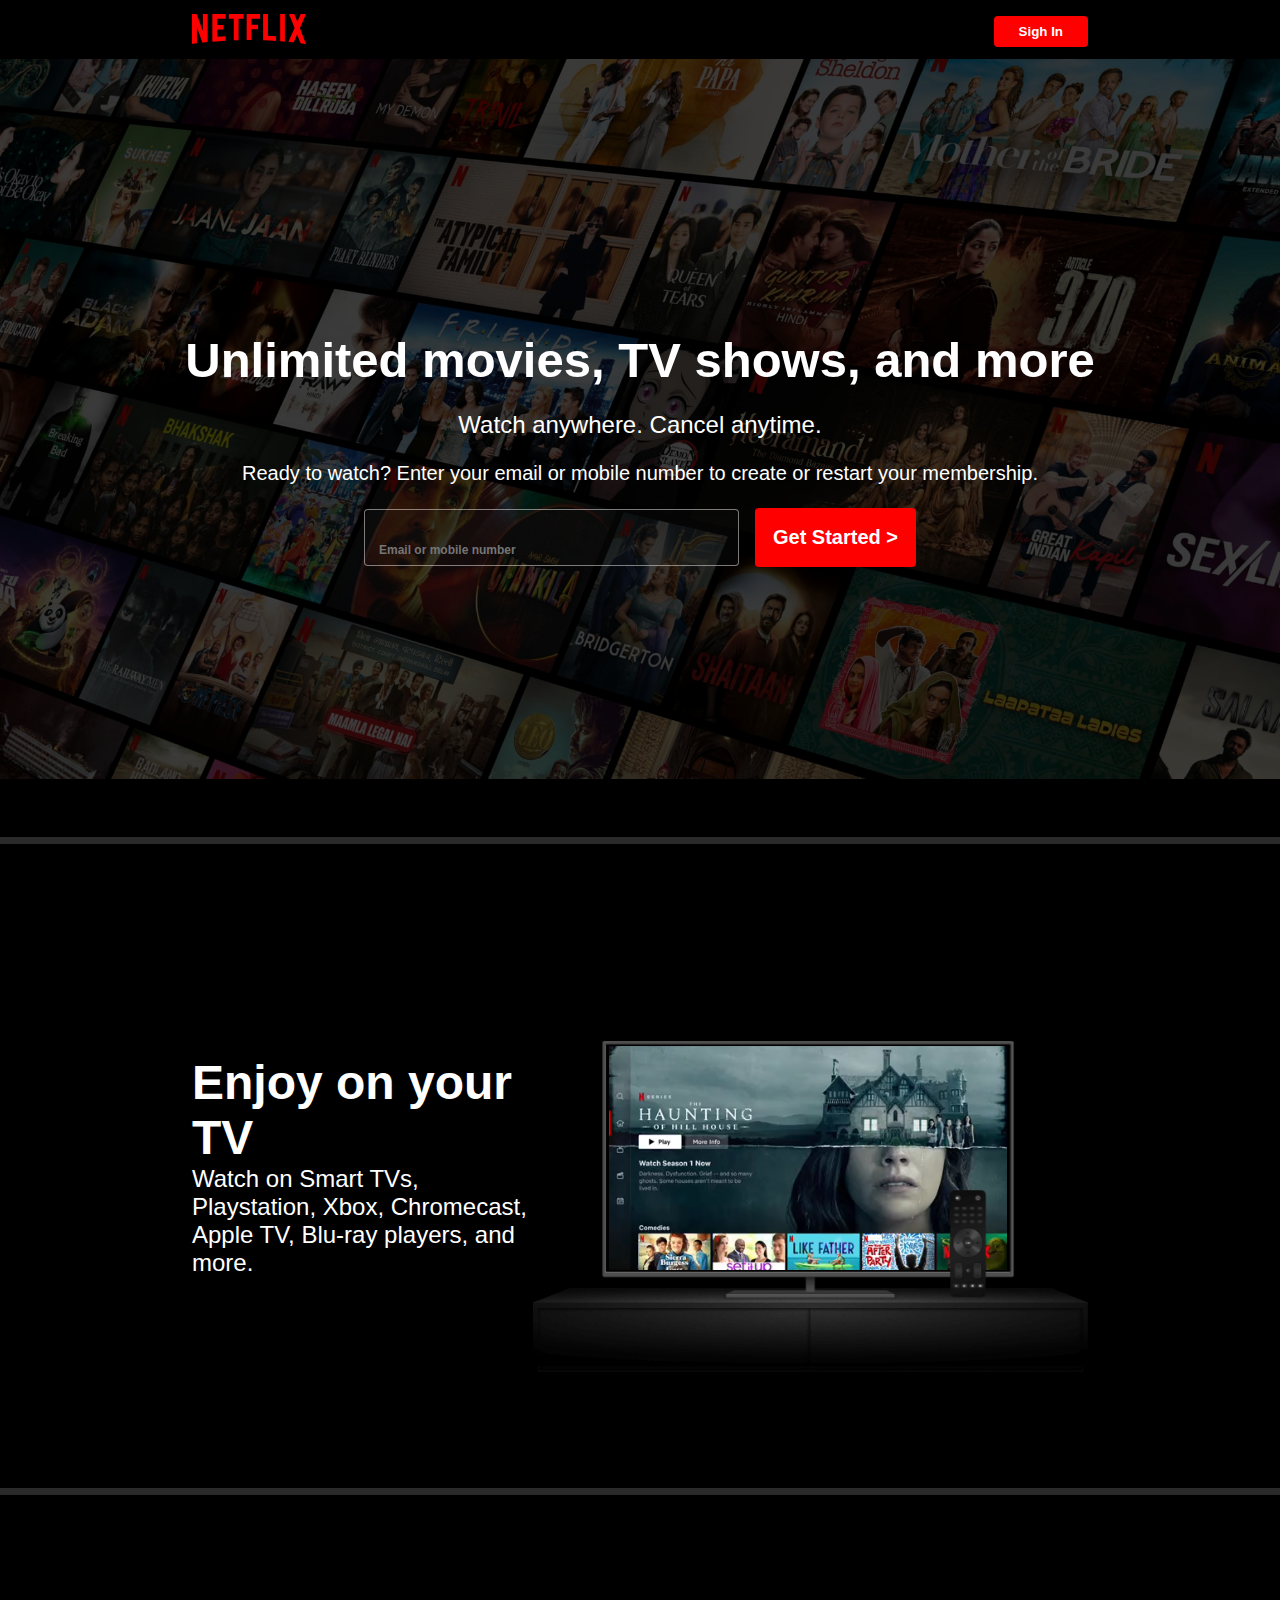
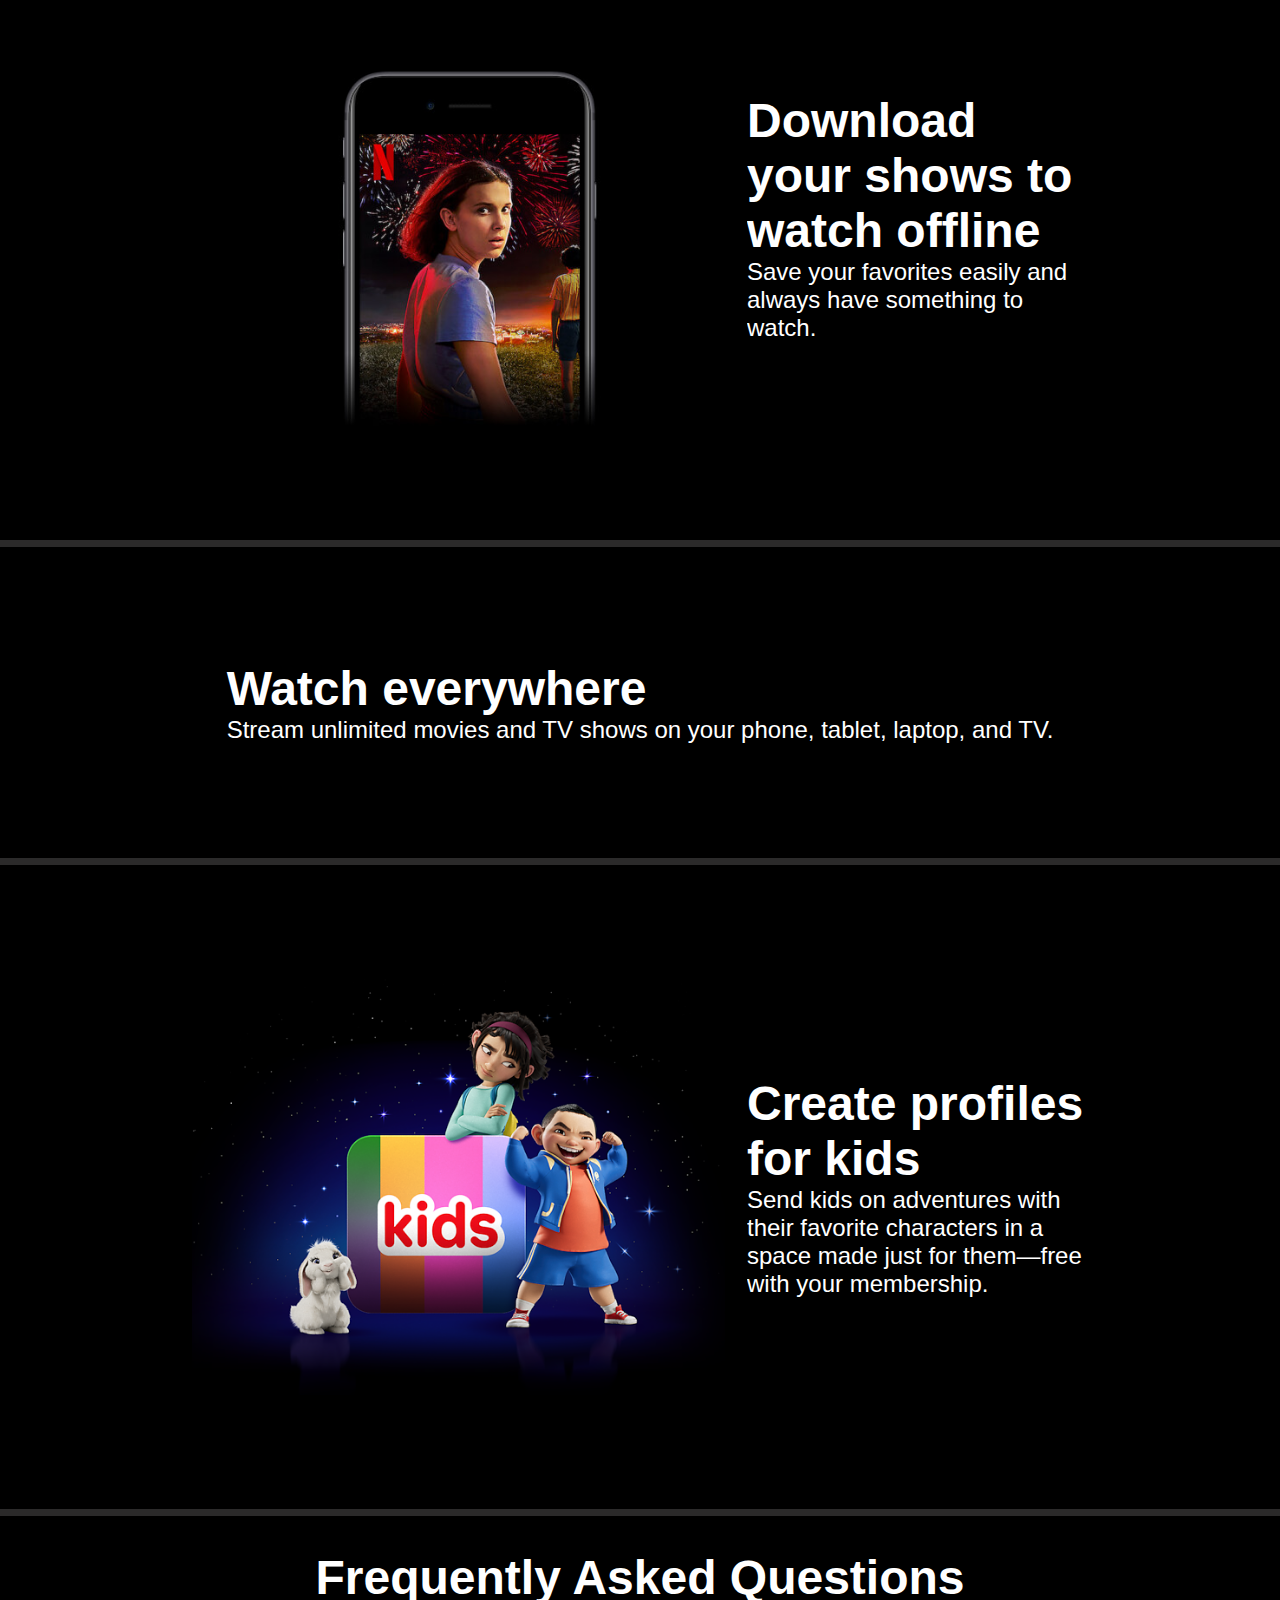
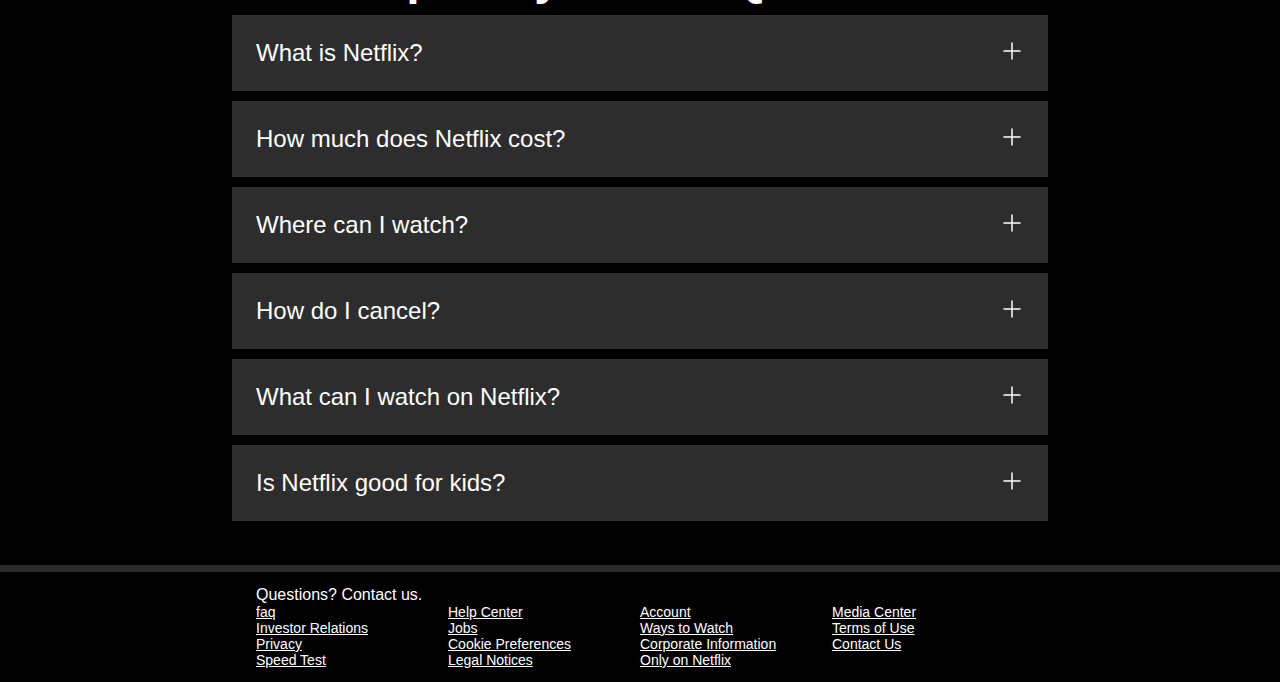
<file: Netflix clone/index.html>
<!DOCTYPE html>
<html lang="en">

<head>
    <meta charset="UTF-8">
    <meta name="viewport" content="width=device-width, initial-scale=1.0">
    <title>Netflix Nepal - Watch TV Shows Online, Watch Movies Online</title>
    <link rel="icon" type="image/icon" href="/Netflix clone/favicon.ico">
    <link rel="stylesheet" href="style.css">
</head>

<body>

    <div class="main">
        <nav>
            <span>
                <img width="53" src="assets/img/logo.svg">
            </span>
            <div>
                <!-- <button class="btn">English</button> -->
                <button class="btn btn-red-sn">Sigh In</button>
            </div>
        </nav>
        <div class="box">
        </div>
        <div class="hero">
            <span>Unlimited movies, TV shows, and more</span>
            <span>Watch anywhere. Cancel anytime.</span>
            <span> Ready to watch? Enter your email or mobile number to create or restart your membership.</span>
            <div class="hero-buttons">
                <input type="text" placeholder="Email or mobile number">
                <button class="btn btn-red">Get Started &gt;</button>
            </div>
        </div>


    </div>
    <div class="seperation"></div>
    <section class="first">
        <div>
            <span> Enjoy on your TV</span>
            <span>Watch on Smart TVs, Playstation, Xbox, Chromecast, Apple TV, Blu-ray players, and more.</span>
        </div>
        <div class="secImg">
            <img src="assets/img/tv.png">
            <video src="assets/videos/video1.m4v" autoplay loop muted></video>
        </div>
    </section>
    <div class="seperation"></div>



    <section class="first second">
        <div class="secImg">
            <img src="assets/img/mobile.jpeg">
        </div>
        <div>
            <span>Download your shows to watch offline</span>
            <span>Save your favorites easily and always have something to watch.</span>
        </div>
    </section>
    <div class="seperation"></div>


    <section class="first third">
        <div>
            <span> Watch everywhere</span>
            <span>Stream unlimited movies and TV shows on your phone, tablet, laptop, and TV.</span>
        </div>
        <div class="secImg">
            <!-- <img src="assets/img/tv.png">
            <video src="assets/videos/video1.m4v" autoplay loop muted></video> -->
        </div>
    </section>
    <div class="seperation"></div>


    <section class="first fourth">
        <div class="secImg">
            <img src="assets/img/kid.png">
        </div>
        <div>
            <span>Create profiles for kids</span>
            <span>Send kids on adventures with their favorite characters in a space made just for them—free with your
                membership.</span>
        </div>
    </section>
    <div class="seperation"></div>

    <section class="faq">
        <h2>Frequently Asked Questions</h2>
        <div class="faqbox">
            <span>What is Netflix?</span>
            <svg xmlns="http://www.w3.org/2000/svg" viewBox="0 0 24 24" width="24" height="24" color="#000000"
                fill="white">
                <path d="M12 4V20" stroke="white" stroke-width="1.5" stroke-linecap="round" stroke-linejoin="round" />
                <path d="M4 12H20" stroke="white" stroke-width="1.5" stroke-linecap="round" stroke-linejoin="round" />
            </svg>
        </div>
        <div class="faqbox">
            <span>How much does Netflix cost?</span>
            <svg xmlns="http://www.w3.org/2000/svg" viewBox="0 0 24 24" width="24" height="24" color="#000000"
                fill="white">
                <path d="M12 4V20" stroke="white" stroke-width="1.5" stroke-linecap="round" stroke-linejoin="round" />
                <path d="M4 12H20" stroke="white" stroke-width="1.5" stroke-linecap="round" stroke-linejoin="round" />
            </svg>
        </div>
        <div class="faqbox">
            <span>Where can I watch?</span>
            <svg xmlns="http://www.w3.org/2000/svg" viewBox="0 0 24 24" width="24" height="24" color="#000000"
                fill="white">
                <path d="M12 4V20" stroke="white" stroke-width="1.5" stroke-linecap="round" stroke-linejoin="round" />
                <path d="M4 12H20" stroke="white" stroke-width="1.5" stroke-linecap="round" stroke-linejoin="round" />
            </svg>
        </div>
        <div class="faqbox">
            <span>How do I cancel?</span>
            <svg xmlns="http://www.w3.org/2000/svg" viewBox="0 0 24 24" width="24" height="24" color="#000000"
                fill="white">
                <path d="M12 4V20" stroke="white" stroke-width="1.5" stroke-linecap="round" stroke-linejoin="round" />
                <path d="M4 12H20" stroke="white" stroke-width="1.5" stroke-linecap="round" stroke-linejoin="round" />
            </svg>
        </div>
        <div class="faqbox">
            <span>What can I watch on Netflix?</span>
            <svg xmlns="http://www.w3.org/2000/svg" viewBox="0 0 24 24" width="24" height="24" color="#000000"
                fill="white">
                <path d="M12 4V20" stroke="white" stroke-width="1.5" stroke-linecap="round" stroke-linejoin="round" />
                <path d="M4 12H20" stroke="white" stroke-width="1.5" stroke-linecap="round" stroke-linejoin="round" />
            </svg>
        </div>
        <div class="faqbox">
            <span>Is Netflix good for kids?</span>
            <svg xmlns="http://www.w3.org/2000/svg" viewBox="0 0 24 24" width="24" height="24" color="#000000"
                fill="white">
                <path d="M12 4V20" stroke="white" stroke-width="1.5" stroke-linecap="round" stroke-linejoin="round" />
                <path d="M4 12H20" stroke="white" stroke-width="1.5" stroke-linecap="round" stroke-linejoin="round" />
            </svg>
        </div>
    </section>
    <div class="seperation"></div>

    <footer>
        <div class="questions">
            Questions? Contact us.
        </div>
        <div class="footer">
        <div class="fopter-item">
            <a href="faq">faq</a>
            <a href="faq">Investor Relations</a>
            <a href="faq">Privacy</a>
            <a href="faq">Speed Test</a>
        </div>
        <div class="fopter-item">
            <a href="faq"> Help Center</a>
            <a href="faq">Jobs</a>
            <a href="faq">Cookie Preferences</a>
            <a href="faq">Legal Notices</a>
        </div>
        <div class="fopter-item">
            <a href="faq">Account</a>
            <a href="faq">Ways to Watch</a>
            <a href="faq">Corporate Information</a>
            <a href="faq">Only on Netflix</a>
        </div>
        <div class="fopter-item">
            <a href="faq">Media Center</a>
            <a href="faq">Terms of Use</a>
            <a href="faq">Contact Us</a>
            <a href="faq"></a>
        </div>
</div>
    </footer>
</body>

</html>
</file>
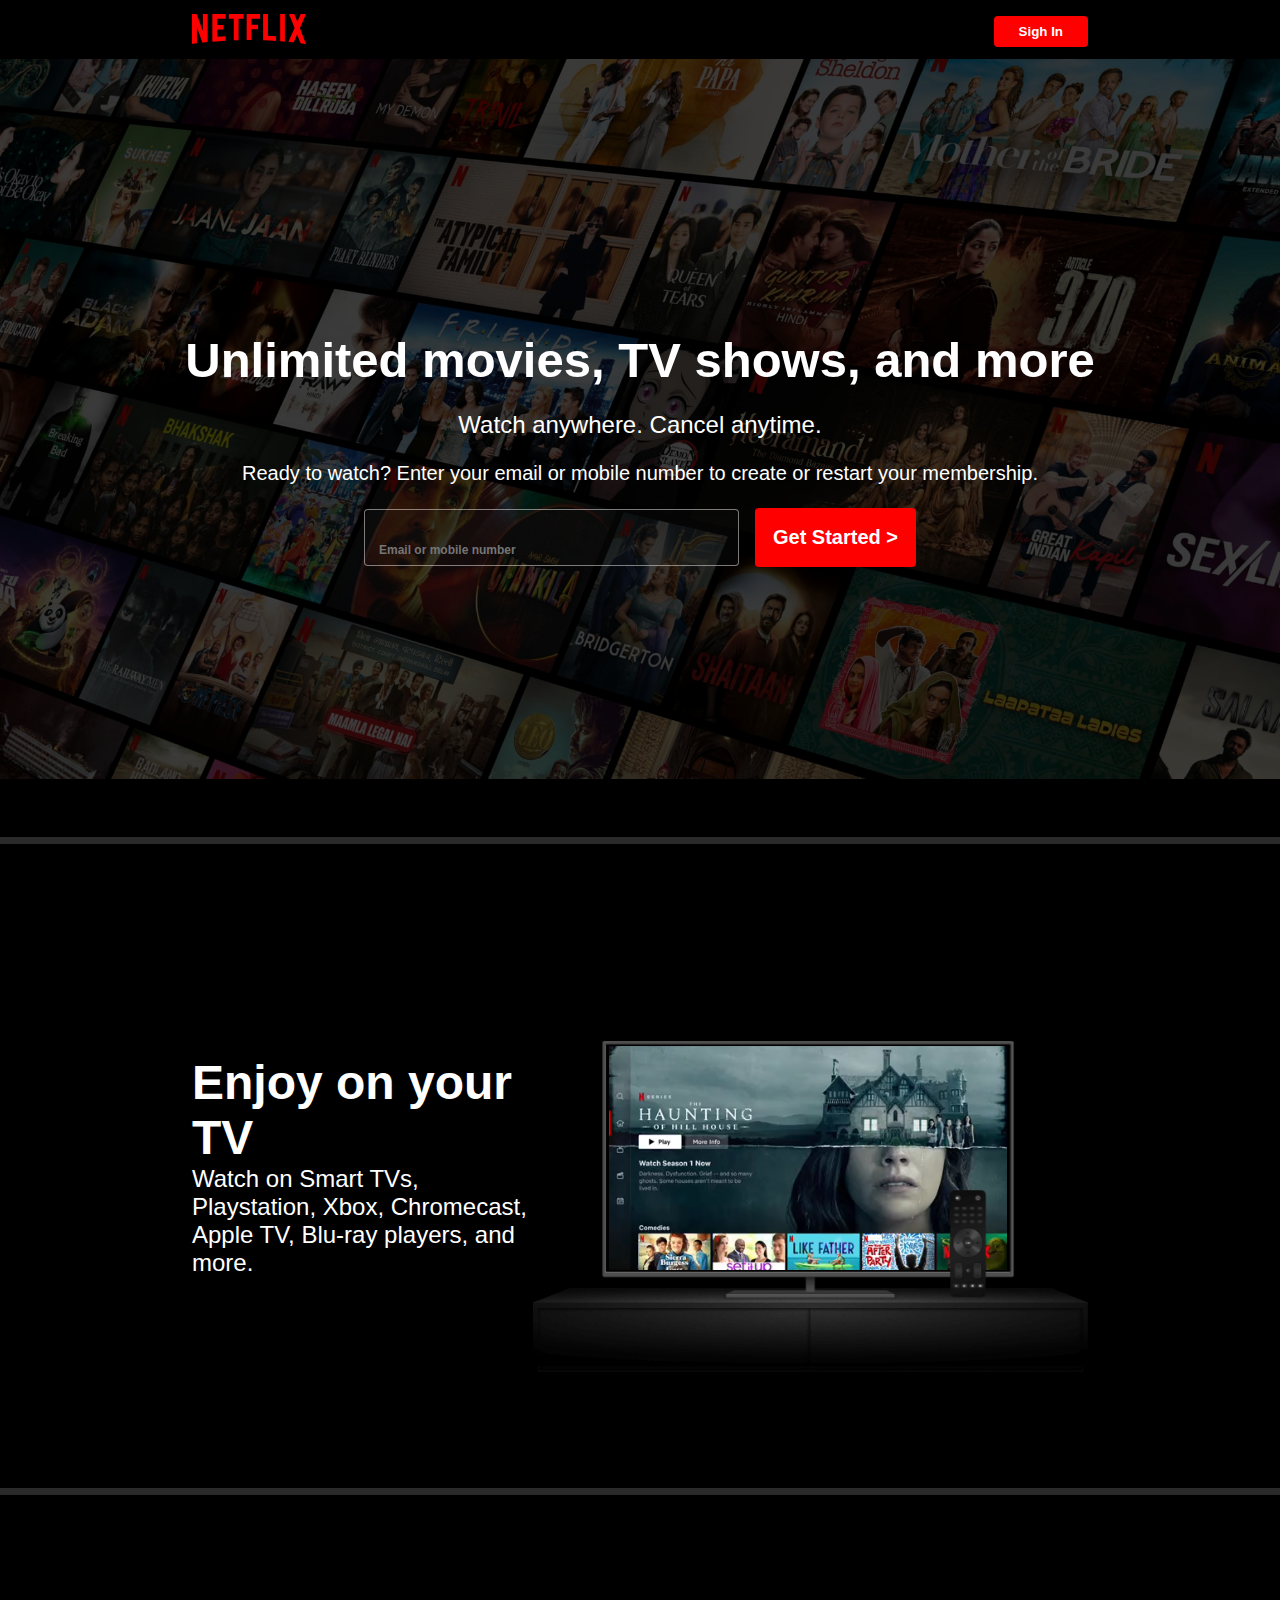
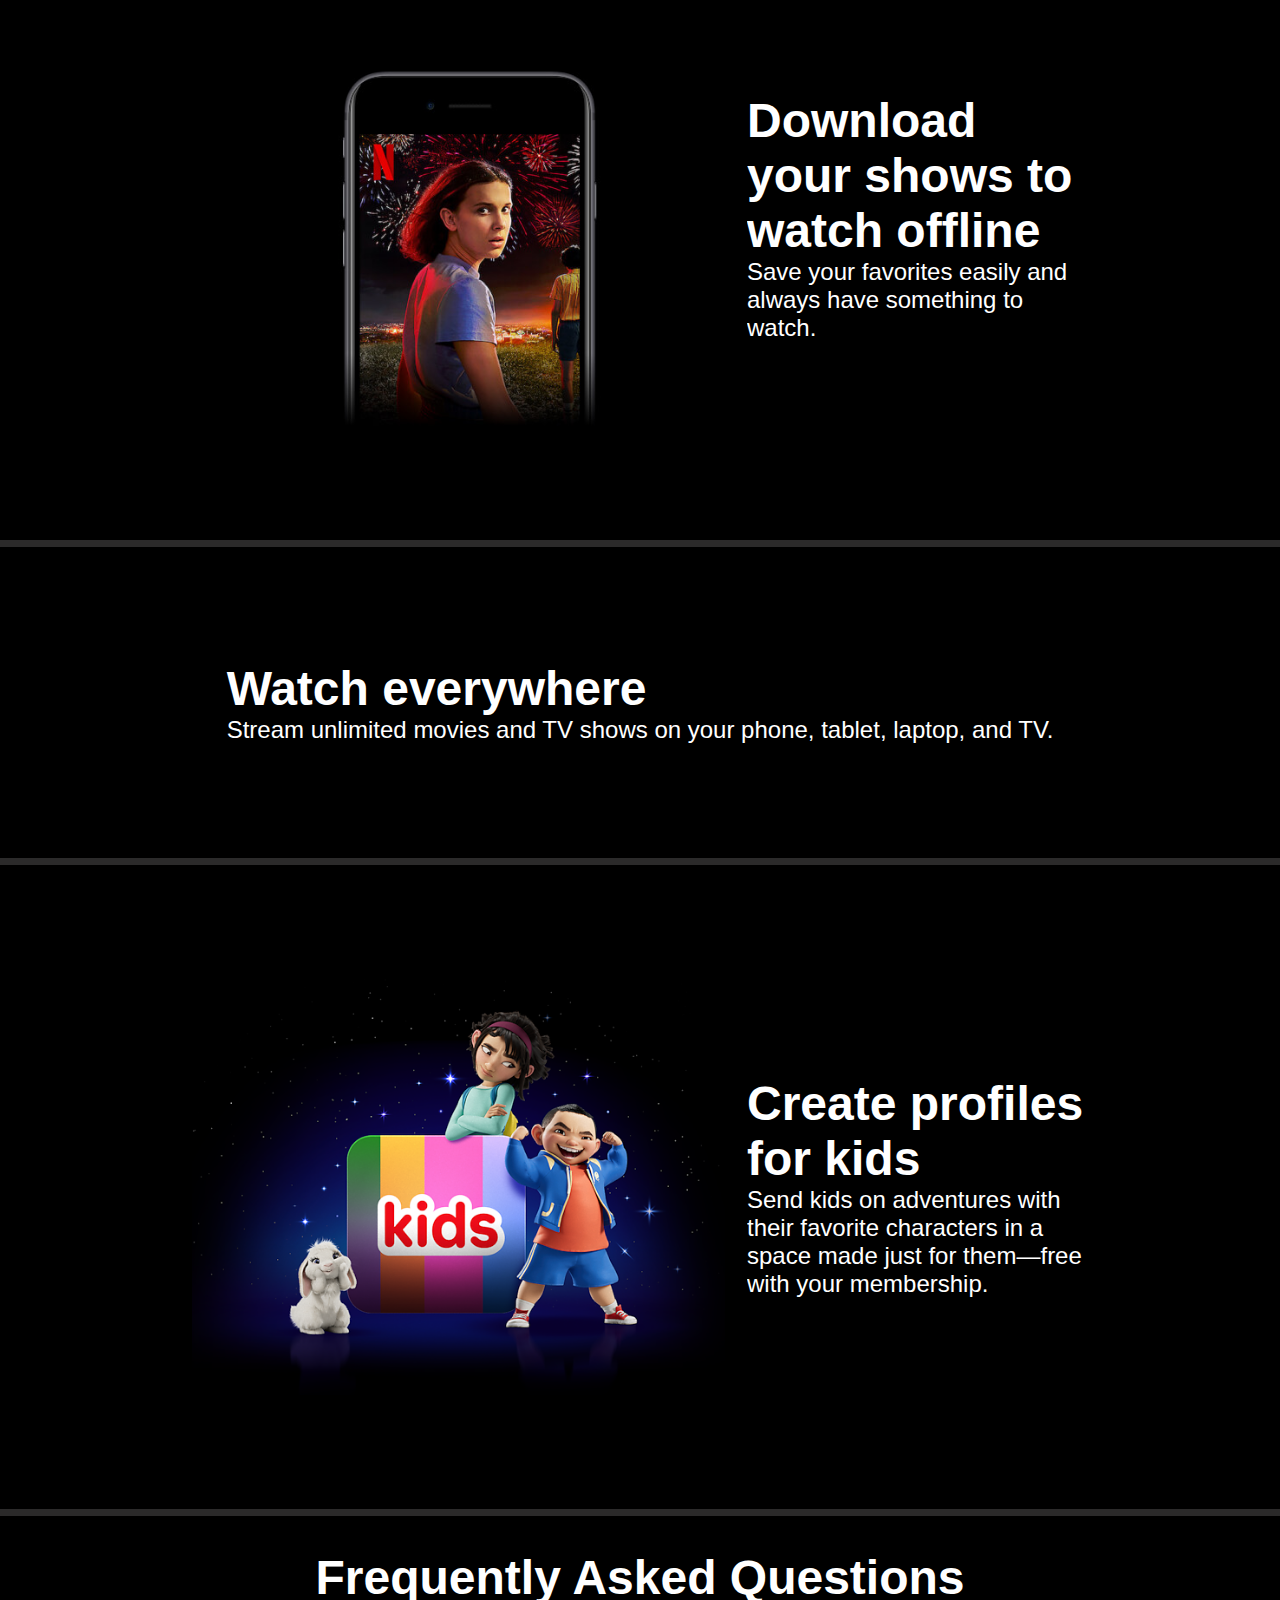
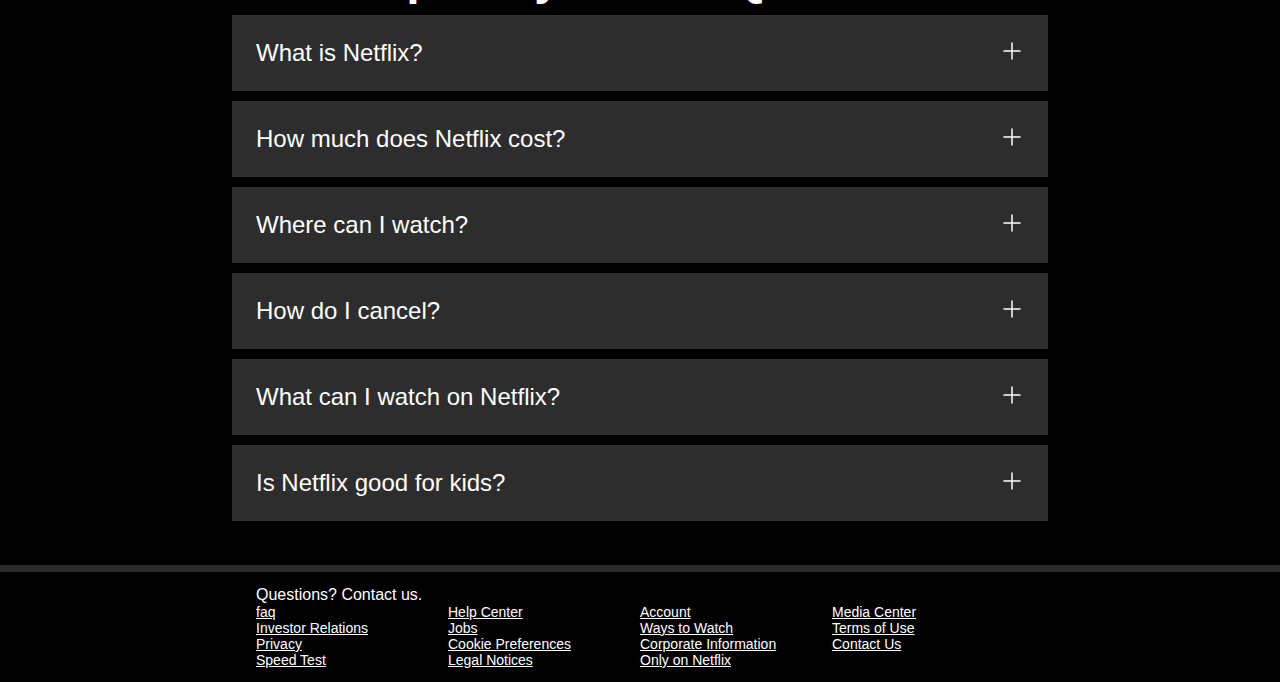
<file: Netflix clone/netflix.html>
<!DOCTYPE html>
<html lang="en">

<head>
    <meta charset="UTF-8">
    <meta name="viewport" content="width=device-width, initial-scale=1.0">
    <title>Netflix Nepal - Watch TV Shows Online, Watch Movies Online</title>
    <link rel="icon" type="image/icon" href="/Netflix clone/favicon.ico">
    <link rel="stylesheet" href="style.css">
</head>

<body>

    <div class="main">
        <nav>
            <span>
                <img width="53" src="assets/img/logo.svg">
            </span>
            <div>
                <!-- <button class="btn">English</button> -->
                <button class="btn btn-red-sn">Sigh In</button>
            </div>
        </nav>
        <div class="box">
        </div>
        <div class="hero">
            <span>Unlimited movies, TV shows, and more</span>
            <span>Watch anywhere. Cancel anytime.</span>
            <span> Ready to watch? Enter your email or mobile number to create or restart your membership.</span>
            <div class="hero-buttons">
                <input type="text" placeholder="Email or mobile number">
                <button class="btn btn-red">Get Started &gt;</button>
            </div>
        </div>


    </div>
    <div class="seperation"></div>
    <section class="first">
        <div>
            <span> Enjoy on your TV</span>
            <span>Watch on Smart TVs, Playstation, Xbox, Chromecast, Apple TV, Blu-ray players, and more.</span>
        </div>
        <div class="secImg">
            <img src="assets/img/tv.png">
            <video src="assets/videos/video1.m4v" autoplay loop muted></video>
        </div>
    </section>
    <div class="seperation"></div>



    <section class="first second">
        <div class="secImg">
            <img src="assets/img/mobile.jpeg">
        </div>
        <div>
            <span>Download your shows to watch offline</span>
            <span>Save your favorites easily and always have something to watch.</span>
        </div>
    </section>
    <div class="seperation"></div>


    <section class="first third">
        <div>
            <span> Watch everywhere</span>
            <span>Stream unlimited movies and TV shows on your phone, tablet, laptop, and TV.</span>
        </div>
        <div class="secImg">
            <!-- <img src="assets/img/tv.png">
            <video src="assets/videos/video1.m4v" autoplay loop muted></video> -->
        </div>
    </section>
    <div class="seperation"></div>


    <section class="first fourth">
        <div class="secImg">
            <img src="assets/img/kid.png">
        </div>
        <div>
            <span>Create profiles for kids</span>
            <span>Send kids on adventures with their favorite characters in a space made just for them—free with your
                membership.</span>
        </div>
    </section>
    <div class="seperation"></div>

    <section class="faq">
        <h2>Frequently Asked Questions</h2>
        <div class="faqbox">
            <span>What is Netflix?</span>
            <svg xmlns="http://www.w3.org/2000/svg" viewBox="0 0 24 24" width="24" height="24" color="#000000"
                fill="white">
                <path d="M12 4V20" stroke="white" stroke-width="1.5" stroke-linecap="round" stroke-linejoin="round" />
                <path d="M4 12H20" stroke="white" stroke-width="1.5" stroke-linecap="round" stroke-linejoin="round" />
            </svg>
        </div>
        <div class="faqbox">
            <span>How much does Netflix cost?</span>
            <svg xmlns="http://www.w3.org/2000/svg" viewBox="0 0 24 24" width="24" height="24" color="#000000"
                fill="white">
                <path d="M12 4V20" stroke="white" stroke-width="1.5" stroke-linecap="round" stroke-linejoin="round" />
                <path d="M4 12H20" stroke="white" stroke-width="1.5" stroke-linecap="round" stroke-linejoin="round" />
            </svg>
        </div>
        <div class="faqbox">
            <span>Where can I watch?</span>
            <svg xmlns="http://www.w3.org/2000/svg" viewBox="0 0 24 24" width="24" height="24" color="#000000"
                fill="white">
                <path d="M12 4V20" stroke="white" stroke-width="1.5" stroke-linecap="round" stroke-linejoin="round" />
                <path d="M4 12H20" stroke="white" stroke-width="1.5" stroke-linecap="round" stroke-linejoin="round" />
            </svg>
        </div>
        <div class="faqbox">
            <span>How do I cancel?</span>
            <svg xmlns="http://www.w3.org/2000/svg" viewBox="0 0 24 24" width="24" height="24" color="#000000"
                fill="white">
                <path d="M12 4V20" stroke="white" stroke-width="1.5" stroke-linecap="round" stroke-linejoin="round" />
                <path d="M4 12H20" stroke="white" stroke-width="1.5" stroke-linecap="round" stroke-linejoin="round" />
            </svg>
        </div>
        <div class="faqbox">
            <span>What can I watch on Netflix?</span>
            <svg xmlns="http://www.w3.org/2000/svg" viewBox="0 0 24 24" width="24" height="24" color="#000000"
                fill="white">
                <path d="M12 4V20" stroke="white" stroke-width="1.5" stroke-linecap="round" stroke-linejoin="round" />
                <path d="M4 12H20" stroke="white" stroke-width="1.5" stroke-linecap="round" stroke-linejoin="round" />
            </svg>
        </div>
        <div class="faqbox">
            <span>Is Netflix good for kids?</span>
            <svg xmlns="http://www.w3.org/2000/svg" viewBox="0 0 24 24" width="24" height="24" color="#000000"
                fill="white">
                <path d="M12 4V20" stroke="white" stroke-width="1.5" stroke-linecap="round" stroke-linejoin="round" />
                <path d="M4 12H20" stroke="white" stroke-width="1.5" stroke-linecap="round" stroke-linejoin="round" />
            </svg>
        </div>
    </section>
    <div class="seperation"></div>

    <footer>
        <div class="questions">
            Questions? Contact us.
        </div>
        <div class="footer">
        <div class="fopter-item">
            <a href="faq">faq</a>
            <a href="faq">Investor Relations</a>
            <a href="faq">Privacy</a>
            <a href="faq">Speed Test</a>
        </div>
        <div class="fopter-item">
            <a href="faq"> Help Center</a>
            <a href="faq">Jobs</a>
            <a href="faq">Cookie Preferences</a>
            <a href="faq">Legal Notices</a>
        </div>
        <div class="fopter-item">
            <a href="faq">Account</a>
            <a href="faq">Ways to Watch</a>
            <a href="faq">Corporate Information</a>
            <a href="faq">Only on Netflix</a>
        </div>
        <div class="fopter-item">
            <a href="faq">Media Center</a>
            <a href="faq">Terms of Use</a>
            <a href="faq">Contact Us</a>
            <a href="faq"></a>
        </div>
</div>
    </footer>
</body>

</html>
</file>
<file: Netflix clone/style.css>
@import url('https://fonts.googleapis.com/css2?family=Martel+Sans:wght@600&display=swap');

* {
    padding: 0;
    margin: 0;
    font-family: "Poppins", sans-serif;
}

body {
    background-color: black;
}

.main {
    background-image: url("assets/img/bg.jpg");
    background-position: center center;
    background-repeat: no-repeat;
    background-size: max(1200px, 100vw);
    height: 93vh;
    position: relative;
}

.main .box {
    height: 93vh;
    width: 100%;
    opacity: 0.69;
    position: absolute;
    top: 0;
    background-color: black;
}

nav {
    max-width: 70vw;
    margin: auto;
    display: flex;
    align-items: center;
    justify-content: space-between;
    height: 62px;
}

nav img {
    color: red;
    width: 114px;
    position: relative;
    z-index: 10;
}

nav button {
    position: relative;
    z-index: 10;
    border: none;

}

.hero {
    height: calc(100% - 62px);
    display: flex;
    align-items: center;
    justify-content: center;
    flex-direction: column;
    color: white;
    position: relative;
    font-family: "Martel Sans", sans-serif, Poppins;
    gap: 23px;
    padding: 0 30px;
}

.hero> :nth-child(1) {
    font-weight: 900;
    font-size: 49px;
    text-align: center;
}

.hero> :nth-child(2) {
    font-weight: 400;
    font-size: 24px;
    text-align: center;
}

.hero> :nth-child(3) {
    font-weight: 400;
    font-size: 20px;
    text-align: center;
}

.seperation {
    height: 7px;
    background-color: #2b2a2a;
}

.btn {
    padding: 8px 25px;
    
    font-weight: bold;
    background-color: white;
    cursor: pointer;
}

.btn-red {
    background-color: red;
    /* padding: 3px 24px; */
    padding: 18px 18px 18px 18px;
    font-size: 20px;
    border-radius: 4px;
    color: white;
    border: none;
}
@media screen and (max-width: 640px) {
    .hero-buttons{
        display: flex;
        flex-direction: column;
    }
}


.btn-red-sn {
    background-color: red;
    color: white;
    border-radius: 4px;
    
}

.hero-buttons {
    display: flex;
    align-items: center;
    justify-content: center;
    gap: 16px;
}

.main input {
    /* padding: 7px 101px 8px 14px; */
    padding: 33px 199px 8px 14px;
    color: white;
    font-weight: 900;
    font-size: 12px;
    border-radius: 4px;
    background-color: rgba(23, 26, 23, 0.2);
    border: 1px solid rgba(246, 238, 236, 0.5);
}

.first {
    display: flex;
    justify-content: center;
    max-width: 70vw;
    margin: auto;
    color: white;
    justify-content: center;
    align-items: center;
    padding: 80px;
}

@media screen and (max-width: 1200px) {
    .first{
        flex-wrap: wrap;
    }
}

.secImg {
    position: relative;
}

.secImg img {
    /* width: 30vw; */
    width: 555px;
    position: relative;
    z-index: 10;
}

.secImg video {

    position: absolute;
    /* width: 25vw; */
    width: 398px;
    top: 122px;
    right: 81px;
}

section.first>div {
    display: flex;
    flex-direction: column;
    padding: 34px 0;
}

.first>div :nth-child(1) {
    font-size: 48px;
    font-weight: bolder;
}

.first>div :nth-child(2) {
    font-size: 24px;
    font-weight: lighter;
}

.faq h2 {
    text-align: center;
    font-size: 48px;
}

.faq {
    background: black;
    color: white;
    padding: 34px;
}
.faqbox:hover{
    background-color: rgb(85, 82, 82);
}

.faqbox { 
    transition: all 1s ease-out
    ;
    font-size: 24px;
    display: flex;
    justify-content: space-between;
    background-color: rgb(45, 45, 45);
    padding: 24px;
    max-width: 60vw;
    margin: 10px auto;
    cursor: pointer;
}
footer{
    color: white;
    max-width: 60vw;
    margin: auto;
    padding: 14px;
}
footer .question{
    padding: 34px 0;
}
.footer{
    display: grid;
    grid-template-columns: 1fr 1fr 1fr 1fr;
    color: white;
    max-width: 60vw;
    margin: auto;
}
.footer a{
    display: flex;
    font-size: 14px;
    color: white;
    flex-direction: column;
}
.footer-items{
    display: flex;
    flex-direction: column ;
    gap: 24px;
}
</file>
